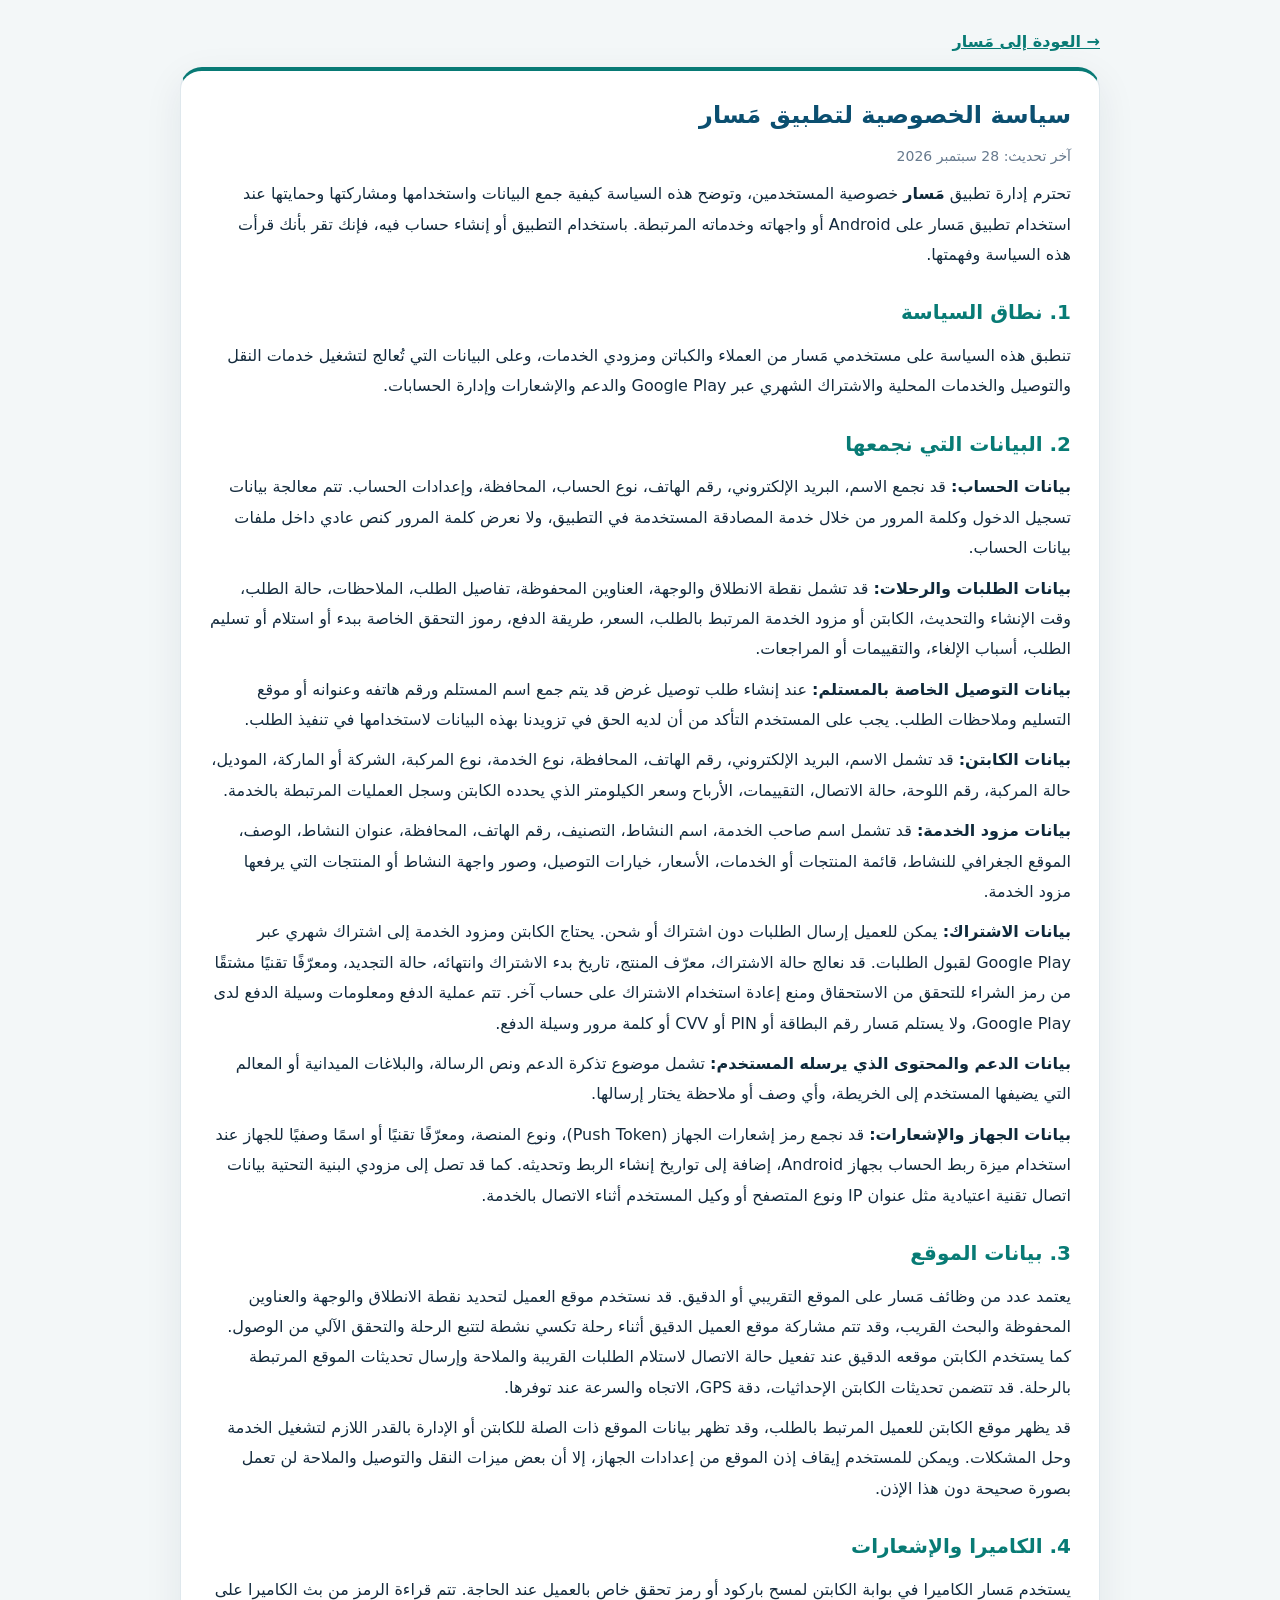
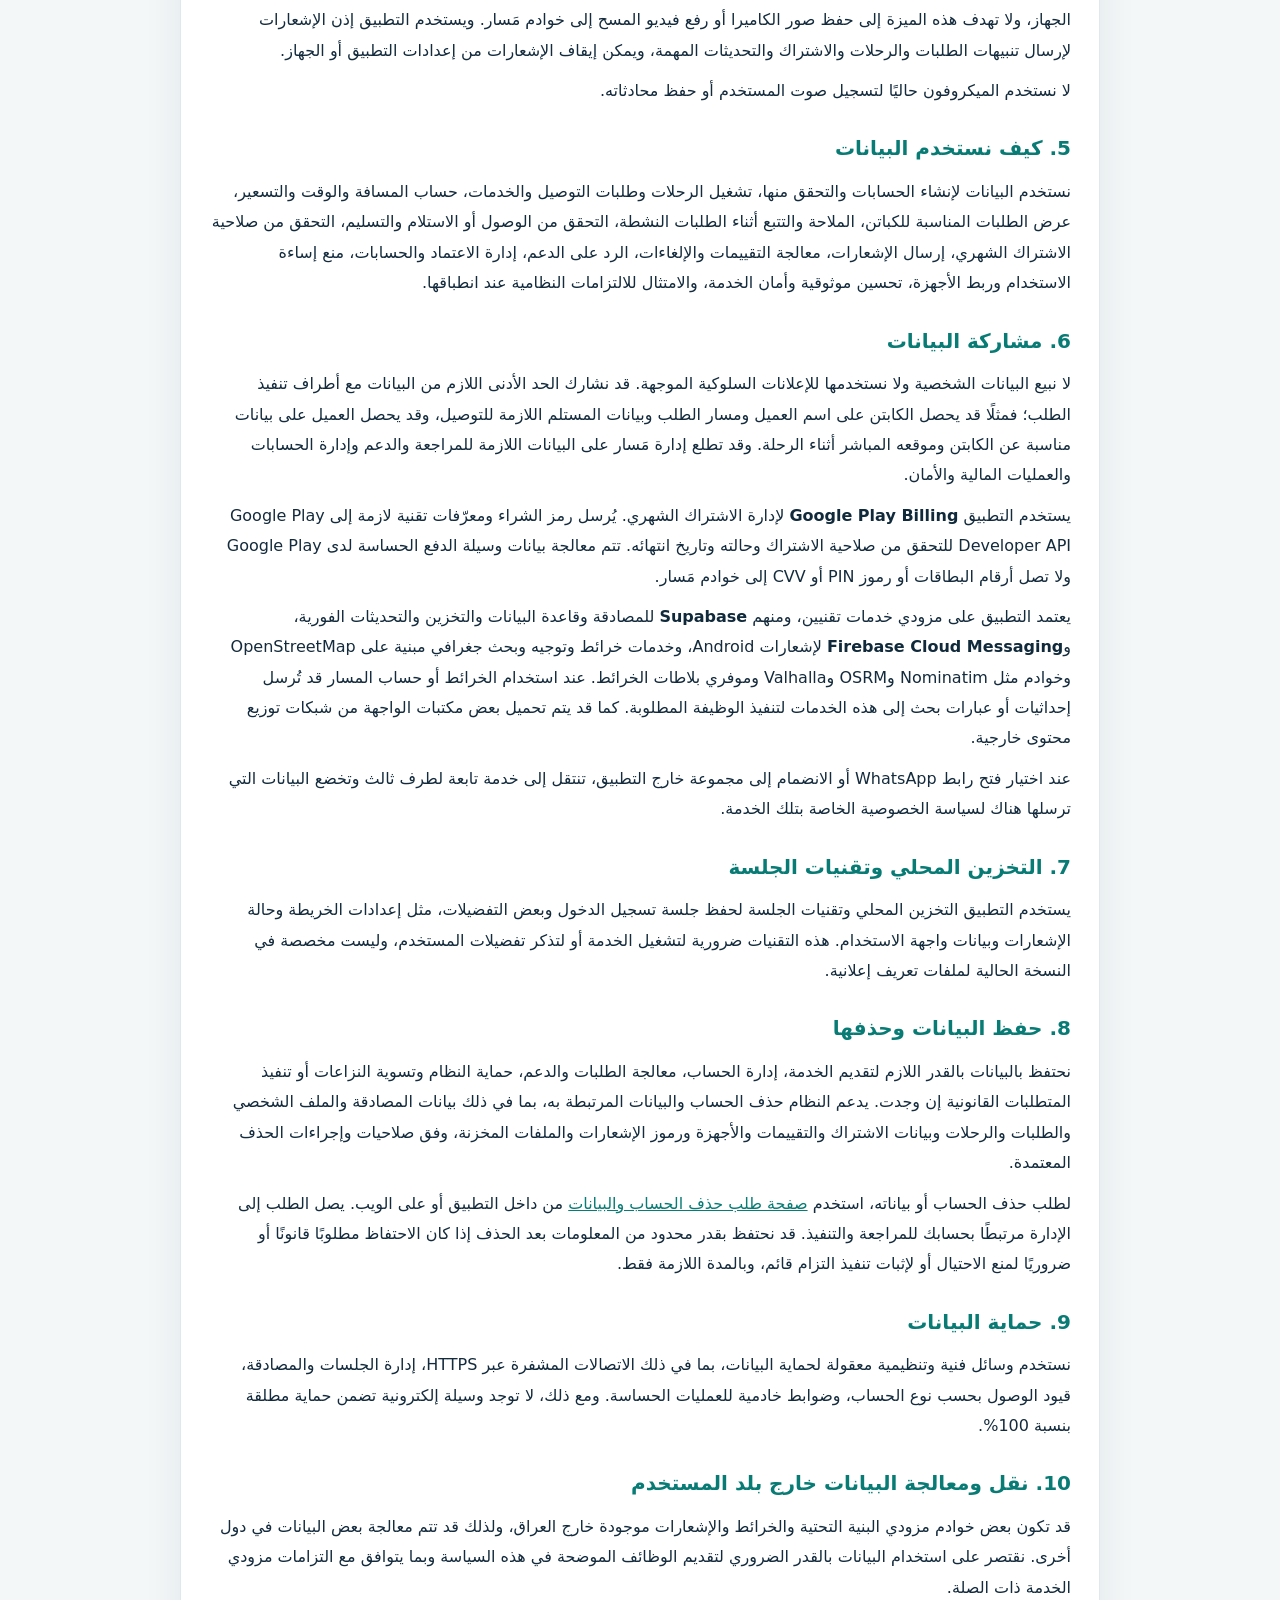
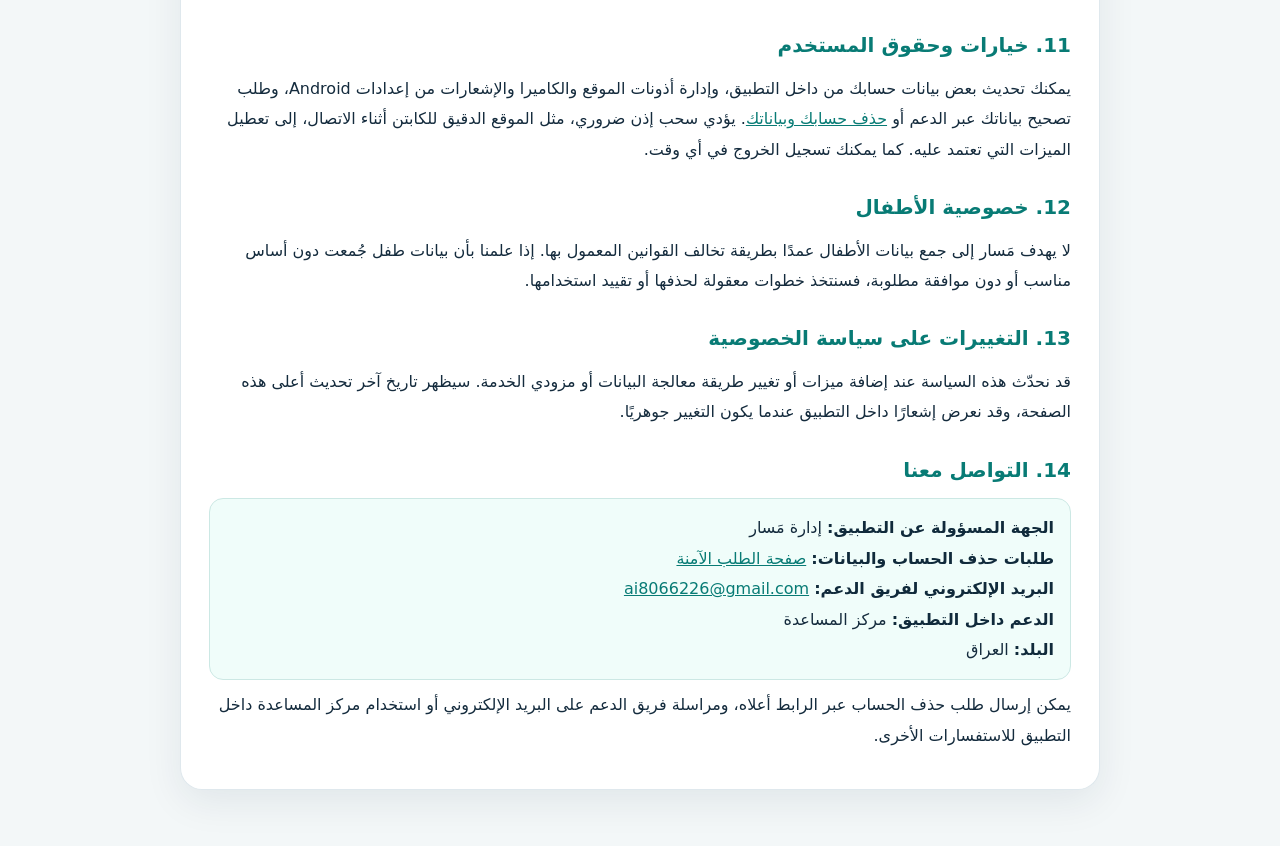
<file: privacy.html>
<!doctype html>
<html lang="ar" dir="rtl">
<head>
<meta charset="utf-8">
<meta name="viewport" content="width=device-width,initial-scale=1">
<title>سياسة الخصوصية - مَسار</title>
<style>
:root{font-family:Tahoma,Arial,sans-serif;color:#173248;background:#f6f9fb}body{margin:0}main{max-width:900px;margin:auto;padding:32px 18px 56px}.card{background:#fff;border:1px solid #dfe8ed;border-radius:22px;padding:28px;box-shadow:0 12px 38px rgba(15,42,60,.08)}h1{margin:0 0 8px;color:#0b4f70}h2{margin-top:30px;color:#087b75;font-size:20px}p{line-height:1.9;margin:10px 0}.meta{color:#66798d;font-size:14px}.note{padding:14px 16px;border-radius:14px;background:#f0fdfa;border:1px solid #cce8e4}a{color:#087b75}strong{color:#102a3b}@media(max-width:600px){.card{padding:20px;border-radius:16px}main{padding:16px 10px 36px}}
</style>
  <link rel="stylesheet" href="./amrni-design.css?v=118">
</head>
<body class="legal-page"><main><a id="privacyReturn" href="./index.html" style="display:inline-block;margin:0 0 16px;font-weight:700">→ العودة إلى مَسار</a><article class="card">
<h1>سياسة الخصوصية لتطبيق مَسار</h1>
<p class="meta">آخر تحديث: 28 سبتمبر 2026</p>
<p>تحترم إدارة تطبيق <strong>مَسار</strong> خصوصية المستخدمين، وتوضح هذه السياسة كيفية جمع البيانات واستخدامها ومشاركتها وحمايتها عند استخدام تطبيق مَسار على Android أو واجهاته وخدماته المرتبطة. باستخدام التطبيق أو إنشاء حساب فيه، فإنك تقر بأنك قرأت هذه السياسة وفهمتها.</p>

<h2>1. نطاق السياسة</h2>
<p>تنطبق هذه السياسة على مستخدمي مَسار من العملاء والكباتن ومزودي الخدمات، وعلى البيانات التي تُعالج لتشغيل خدمات النقل والتوصيل والخدمات المحلية والاشتراك الشهري عبر Google Play والدعم والإشعارات وإدارة الحسابات.</p>

<h2>2. البيانات التي نجمعها</h2>
<p><strong>بيانات الحساب:</strong> قد نجمع الاسم، البريد الإلكتروني، رقم الهاتف، نوع الحساب، المحافظة، وإعدادات الحساب. تتم معالجة بيانات تسجيل الدخول وكلمة المرور من خلال خدمة المصادقة المستخدمة في التطبيق، ولا نعرض كلمة المرور كنص عادي داخل ملفات بيانات الحساب.</p>
<p><strong>بيانات الطلبات والرحلات:</strong> قد تشمل نقطة الانطلاق والوجهة، العناوين المحفوظة، تفاصيل الطلب، الملاحظات، حالة الطلب، وقت الإنشاء والتحديث، الكابتن أو مزود الخدمة المرتبط بالطلب، السعر، طريقة الدفع، رموز التحقق الخاصة ببدء أو استلام أو تسليم الطلب، أسباب الإلغاء، والتقييمات أو المراجعات.</p>
<p><strong>بيانات التوصيل الخاصة بالمستلم:</strong> عند إنشاء طلب توصيل غرض قد يتم جمع اسم المستلم ورقم هاتفه وعنوانه أو موقع التسليم وملاحظات الطلب. يجب على المستخدم التأكد من أن لديه الحق في تزويدنا بهذه البيانات لاستخدامها في تنفيذ الطلب.</p>
<p><strong>بيانات الكابتن:</strong> قد تشمل الاسم، البريد الإلكتروني، رقم الهاتف، المحافظة، نوع الخدمة، نوع المركبة، الشركة أو الماركة، الموديل، حالة المركبة، رقم اللوحة، حالة الاتصال، التقييمات، الأرباح وسعر الكيلومتر الذي يحدده الكابتن وسجل العمليات المرتبطة بالخدمة.</p>
<p><strong>بيانات مزود الخدمة:</strong> قد تشمل اسم صاحب الخدمة، اسم النشاط، التصنيف، رقم الهاتف، المحافظة، عنوان النشاط، الوصف، الموقع الجغرافي للنشاط، قائمة المنتجات أو الخدمات، الأسعار، خيارات التوصيل، وصور واجهة النشاط أو المنتجات التي يرفعها مزود الخدمة.</p>
<p><strong>بيانات الاشتراك:</strong> يمكن للعميل إرسال الطلبات دون اشتراك أو شحن. يحتاج الكابتن ومزود الخدمة إلى اشتراك شهري عبر Google Play لقبول الطلبات. قد نعالج حالة الاشتراك، معرّف المنتج، تاريخ بدء الاشتراك وانتهائه، حالة التجديد، ومعرّفًا تقنيًا مشتقًا من رمز الشراء للتحقق من الاستحقاق ومنع إعادة استخدام الاشتراك على حساب آخر. تتم عملية الدفع ومعلومات وسيلة الدفع لدى Google Play، ولا يستلم مَسار رقم البطاقة أو PIN أو CVV أو كلمة مرور وسيلة الدفع.</p>
<p><strong>بيانات الدعم والمحتوى الذي يرسله المستخدم:</strong> تشمل موضوع تذكرة الدعم ونص الرسالة، والبلاغات الميدانية أو المعالم التي يضيفها المستخدم إلى الخريطة، وأي وصف أو ملاحظة يختار إرسالها.</p>
<p><strong>بيانات الجهاز والإشعارات:</strong> قد نجمع رمز إشعارات الجهاز (Push Token)، ونوع المنصة، ومعرّفًا تقنيًا أو اسمًا وصفيًا للجهاز عند استخدام ميزة ربط الحساب بجهاز Android، إضافة إلى تواريخ إنشاء الربط وتحديثه. كما قد تصل إلى مزودي البنية التحتية بيانات اتصال تقنية اعتيادية مثل عنوان IP ونوع المتصفح أو وكيل المستخدم أثناء الاتصال بالخدمة.</p>

<h2>3. بيانات الموقع</h2>
<p>يعتمد عدد من وظائف مَسار على الموقع التقريبي أو الدقيق. قد نستخدم موقع العميل لتحديد نقطة الانطلاق والوجهة والعناوين المحفوظة والبحث القريب، وقد تتم مشاركة موقع العميل الدقيق أثناء رحلة تكسي نشطة لتتبع الرحلة والتحقق الآلي من الوصول. كما يستخدم الكابتن موقعه الدقيق عند تفعيل حالة الاتصال لاستلام الطلبات القريبة والملاحة وإرسال تحديثات الموقع المرتبطة بالرحلة. قد تتضمن تحديثات الكابتن الإحداثيات، دقة GPS، الاتجاه والسرعة عند توفرها.</p>
<p>قد يظهر موقع الكابتن للعميل المرتبط بالطلب، وقد تظهر بيانات الموقع ذات الصلة للكابتن أو الإدارة بالقدر اللازم لتشغيل الخدمة وحل المشكلات. ويمكن للمستخدم إيقاف إذن الموقع من إعدادات الجهاز، إلا أن بعض ميزات النقل والتوصيل والملاحة لن تعمل بصورة صحيحة دون هذا الإذن.</p>

<h2>4. الكاميرا والإشعارات</h2>
<p>يستخدم مَسار الكاميرا في بوابة الكابتن لمسح باركود أو رمز تحقق خاص بالعميل عند الحاجة. تتم قراءة الرمز من بث الكاميرا على الجهاز، ولا تهدف هذه الميزة إلى حفظ صور الكاميرا أو رفع فيديو المسح إلى خوادم مَسار. ويستخدم التطبيق إذن الإشعارات لإرسال تنبيهات الطلبات والرحلات والاشتراك والتحديثات المهمة، ويمكن إيقاف الإشعارات من إعدادات التطبيق أو الجهاز.</p>
<p>لا نستخدم الميكروفون حاليًا لتسجيل صوت المستخدم أو حفظ محادثاته.</p>

<h2>5. كيف نستخدم البيانات</h2>
<p>نستخدم البيانات لإنشاء الحسابات والتحقق منها، تشغيل الرحلات وطلبات التوصيل والخدمات، حساب المسافة والوقت والتسعير، عرض الطلبات المناسبة للكباتن، الملاحة والتتبع أثناء الطلبات النشطة، التحقق من الوصول أو الاستلام والتسليم، التحقق من صلاحية الاشتراك الشهري، إرسال الإشعارات، معالجة التقييمات والإلغاءات، الرد على الدعم، إدارة الاعتماد والحسابات، منع إساءة الاستخدام وربط الأجهزة، تحسين موثوقية وأمان الخدمة، والامتثال للالتزامات النظامية عند انطباقها.</p>

<h2>6. مشاركة البيانات</h2>
<p>لا نبيع البيانات الشخصية ولا نستخدمها للإعلانات السلوكية الموجهة. قد نشارك الحد الأدنى اللازم من البيانات مع أطراف تنفيذ الطلب؛ فمثلًا قد يحصل الكابتن على اسم العميل ومسار الطلب وبيانات المستلم اللازمة للتوصيل، وقد يحصل العميل على بيانات مناسبة عن الكابتن وموقعه المباشر أثناء الرحلة. وقد تطلع إدارة مَسار على البيانات اللازمة للمراجعة والدعم وإدارة الحسابات والعمليات المالية والأمان.</p>
<p>يستخدم التطبيق <strong>Google Play Billing</strong> لإدارة الاشتراك الشهري. يُرسل رمز الشراء ومعرّفات تقنية لازمة إلى Google Play Developer API للتحقق من صلاحية الاشتراك وحالته وتاريخ انتهائه. تتم معالجة بيانات وسيلة الدفع الحساسة لدى Google Play ولا تصل أرقام البطاقات أو رموز PIN أو CVV إلى خوادم مَسار.</p>
<p>يعتمد التطبيق على مزودي خدمات تقنيين، ومنهم <strong>Supabase</strong> للمصادقة وقاعدة البيانات والتخزين والتحديثات الفورية، و<strong>Firebase Cloud Messaging</strong> لإشعارات Android، وخدمات خرائط وتوجيه وبحث جغرافي مبنية على OpenStreetMap وخوادم مثل Nominatim وOSRM وValhalla وموفري بلاطات الخرائط. عند استخدام الخرائط أو حساب المسار قد تُرسل إحداثيات أو عبارات بحث إلى هذه الخدمات لتنفيذ الوظيفة المطلوبة. كما قد يتم تحميل بعض مكتبات الواجهة من شبكات توزيع محتوى خارجية.</p>
<p>عند اختيار فتح رابط WhatsApp أو الانضمام إلى مجموعة خارج التطبيق، تنتقل إلى خدمة تابعة لطرف ثالث وتخضع البيانات التي ترسلها هناك لسياسة الخصوصية الخاصة بتلك الخدمة.</p>

<h2>7. التخزين المحلي وتقنيات الجلسة</h2>
<p>يستخدم التطبيق التخزين المحلي وتقنيات الجلسة لحفظ جلسة تسجيل الدخول وبعض التفضيلات، مثل إعدادات الخريطة وحالة الإشعارات وبيانات واجهة الاستخدام. هذه التقنيات ضرورية لتشغيل الخدمة أو لتذكر تفضيلات المستخدم، وليست مخصصة في النسخة الحالية لملفات تعريف إعلانية.</p>

<h2>8. حفظ البيانات وحذفها</h2>
<p>نحتفظ بالبيانات بالقدر اللازم لتقديم الخدمة، إدارة الحساب، معالجة الطلبات والدعم، حماية النظام وتسوية النزاعات أو تنفيذ المتطلبات القانونية إن وجدت. يدعم النظام حذف الحساب والبيانات المرتبطة به، بما في ذلك بيانات المصادقة والملف الشخصي والطلبات والرحلات وبيانات الاشتراك والتقييمات والأجهزة ورموز الإشعارات والملفات المخزنة، وفق صلاحيات وإجراءات الحذف المعتمدة.</p>
<p>لطلب حذف الحساب أو بياناته، استخدم <a href="./delete-account.html">صفحة طلب حذف الحساب والبيانات</a> من داخل التطبيق أو على الويب. يصل الطلب إلى الإدارة مرتبطًا بحسابك للمراجعة والتنفيذ. قد نحتفظ بقدر محدود من المعلومات بعد الحذف إذا كان الاحتفاظ مطلوبًا قانونًا أو ضروريًا لمنع الاحتيال أو لإثبات تنفيذ التزام قائم، وبالمدة اللازمة فقط.</p>

<h2>9. حماية البيانات</h2>
<p>نستخدم وسائل فنية وتنظيمية معقولة لحماية البيانات، بما في ذلك الاتصالات المشفرة عبر HTTPS، إدارة الجلسات والمصادقة، قيود الوصول بحسب نوع الحساب، وضوابط خادمية للعمليات الحساسة. ومع ذلك، لا توجد وسيلة إلكترونية تضمن حماية مطلقة بنسبة 100%.</p>

<h2>10. نقل ومعالجة البيانات خارج بلد المستخدم</h2>
<p>قد تكون بعض خوادم مزودي البنية التحتية والخرائط والإشعارات موجودة خارج العراق، ولذلك قد تتم معالجة بعض البيانات في دول أخرى. نقتصر على استخدام البيانات بالقدر الضروري لتقديم الوظائف الموضحة في هذه السياسة وبما يتوافق مع التزامات مزودي الخدمة ذات الصلة.</p>

<h2>11. خيارات وحقوق المستخدم</h2>
<p>يمكنك تحديث بعض بيانات حسابك من داخل التطبيق، وإدارة أذونات الموقع والكاميرا والإشعارات من إعدادات Android، وطلب تصحيح بياناتك عبر الدعم أو <a href="./delete-account.html">حذف حسابك وبياناتك</a>. يؤدي سحب إذن ضروري، مثل الموقع الدقيق للكابتن أثناء الاتصال، إلى تعطيل الميزات التي تعتمد عليه. كما يمكنك تسجيل الخروج في أي وقت.</p>

<h2>12. خصوصية الأطفال</h2>
<p>لا يهدف مَسار إلى جمع بيانات الأطفال عمدًا بطريقة تخالف القوانين المعمول بها. إذا علمنا بأن بيانات طفل جُمعت دون أساس مناسب أو دون موافقة مطلوبة، فسنتخذ خطوات معقولة لحذفها أو تقييد استخدامها.</p>

<h2>13. التغييرات على سياسة الخصوصية</h2>
<p>قد نحدّث هذه السياسة عند إضافة ميزات أو تغيير طريقة معالجة البيانات أو مزودي الخدمة. سيظهر تاريخ آخر تحديث أعلى هذه الصفحة، وقد نعرض إشعارًا داخل التطبيق عندما يكون التغيير جوهريًا.</p>

<h2>14. التواصل معنا</h2>
<p class="note"><strong>الجهة المسؤولة عن التطبيق:</strong> إدارة مَسار<br><strong>طلبات حذف الحساب والبيانات:</strong> <a href="./delete-account.html">صفحة الطلب الآمنة</a><br><strong>البريد الإلكتروني لفريق الدعم:</strong> <a href="mailto:ai8066226@gmail.com">ai8066226@gmail.com</a><br><strong>الدعم داخل التطبيق:</strong> مركز المساعدة<br><strong>البلد:</strong> العراق</p>
<p>يمكن إرسال طلب حذف الحساب عبر الرابط أعلاه، ومراسلة فريق الدعم على البريد الإلكتروني أو استخدام مركز المساعدة داخل التطبيق للاستفسارات الأخرى.</p>
</article></main><script>const page=new URLSearchParams(location.search).get("return");if(page==="driver.html"||page==="services.html")document.getElementById("privacyReturn").href="./"+page;</script></body></html>
</file>
<file: amrni-design.css>
/* مَسار — واجهة موحدة للعميل والكابتن والشريك والإدارة. */
:root {
  --amrni-ink: #142b3d;
  --amrni-navy: #103c56;
  --amrni-teal: #087a75;
  --amrni-gold: #d9aa52;
  --amrni-muted: #526779;
  --amrni-line: #dce7eb;
  --amrni-surface: #ffffff;
  --amrni-canvas: #f3f7f8;
  --amrni-shadow: 0 12px 34px rgba(16, 48, 65, .07);
  color-scheme: light;
}

html { text-size-adjust: 100%; }
body {
  color: var(--amrni-ink);
  background-color: var(--amrni-canvas);
  font-family: system-ui, "Noto Sans Arabic", Tahoma, Arial, sans-serif;
  -webkit-font-smoothing: antialiased;
}
button, input, select, textarea { font: inherit; }
button, a, input, select, textarea { -webkit-tap-highlight-color: transparent; }
button:disabled, [aria-disabled="true"] { cursor: not-allowed; }
:where(button, a, input, select, textarea, [role="button"]):focus-visible {
  outline: 3px solid #d9aa52 !important;
  outline-offset: 3px;
}
:where(input, select, textarea)::placeholder { color: #697e8c; opacity: 1; }
:where(.muted, .card small, .stat small, .metric small) { line-height: 1.6; }
:where(.card, .stat, .metric, .order-card, .admin-module-card) {
  border-color: var(--amrni-line);
  box-shadow: var(--amrni-shadow);
}
:where(.card, .stat, .metric, .order-card) { overflow-wrap: anywhere; }
:where(.hero, .welcome, .auth-intro) {
  background: linear-gradient(120deg, #103c56 0%, #0b6070 63%, #087a75 100%);
  box-shadow: 0 20px 46px rgba(10, 58, 75, .16);
}
:where(.hero, .welcome, .auth-intro)::before {
  content: "";
  position: absolute;
  inset: 0 0 auto;
  height: 3px;
  background: linear-gradient(90deg, transparent, var(--amrni-gold), transparent);
  pointer-events: none;
}
:where(.hero, .welcome, .auth-intro) { position: relative; }
:where(.hero, .welcome, .auth-intro) h1 { line-height: 1.32; letter-spacing: 0; }
:where(.topbar) { border-bottom-color: var(--amrni-line); box-shadow: 0 3px 18px rgba(15, 48, 66, .045); }
:where(.topbar .logo, .topbar .brand-mark, .sidebar .brand-logo) {
  background: linear-gradient(145deg, #0b5d70, #087a75);
  box-shadow: 0 8px 18px rgba(8, 87, 100, .20);
}
:where(.primary, .primary-button, .button.primary) {
  min-height: 44px;
  background: linear-gradient(125deg, #0c5c71, #087a75);
  box-shadow: 0 6px 15px rgba(8, 103, 112, .15);
}
:where(.secondary, .secondary-button, .button.secondary) { min-height: 42px; }
:where(input:not([type="checkbox"]):not([type="radio"]), select, textarea) {
  min-width: 0;
  min-height: 44px;
  border-color: #cddde3;
  background-color: #fff;
}
:where(input:not([type="checkbox"]):not([type="radio"]), select, textarea):focus {
  border-color: var(--amrni-teal);
  box-shadow: 0 0 0 4px rgba(8, 122, 117, .13);
}
:where(.role-badge, .badge, .status-chip, .status, .demo-badge) { letter-spacing: 0; }
@media (prefers-reduced-motion: reduce) {
  *, *::before, *::after { scroll-behavior: auto !important; animation-duration: .01ms !important; transition-duration: .01ms !important; }
}

/* العميل: معلومات واضحة فوق الخريطة، وقائمة واحدة متسقة. */
.customer-page .sidebar { background: linear-gradient(180deg, #103c56, #092f46); }
.customer-page .sidebar .brand { margin-bottom: 32px; }
.customer-page .sidebar .brand small { color: #d4e7e8; }
.customer-page .nav-button { min-height: 48px; color: #d9e9ec; }
.customer-page .nav-button:hover, .customer-page .nav-button.active { background: rgba(255, 255, 255, .13); }
.customer-page .nav-button.active { box-shadow: inset -3px 0 var(--amrni-gold); }
.customer-page .support-card { border-color: rgba(255, 255, 255, .17); background: rgba(255, 255, 255, .09); }
.customer-page .support-card p { color: #e3eff0; }
.customer-page .welcome { min-height: 138px; }
.customer-page .service-button.active { border-color: #0d6173; background: linear-gradient(130deg, #103c56, #0d6173); }
.customer-page .vehicle-button.active { border-color: #087a75; background: #ecf8f6; }
.customer-page .icon-button, .customer-page .avatar { border-radius: 13px; }
.customer-page .mobile-navigation { background: rgba(10, 46, 65, .97); }
.customer-page .mobile-navigation button.active { background: #087a75; }
.customer-page .page-heading p { color: var(--amrni-muted); }
.customer-page .service-tabs, .customer-page .vehicle-list { scrollbar-width: thin; }
.customer-page #authModal .role-entry-card p,
.customer-page #authModal .auth-brand-copy p,
.customer-page #authModal .auth-form-heading p,
.customer-page #authModal .auth-note,
.customer-page #authModal .role-entry-heading p { font-size: max(12px, .75rem); line-height: 1.65; }
.customer-page #authModal #authForm label { font-size: 13px; }
.customer-page #authModal .role-entry-actions button { font-size: 12px; }

/* لوحة الإدارة والكابتن: إيقاع ثابت للأقسام والقراءة. */
.admin-page .shell, .driver-page .shell { width: min(1320px, calc(100% - 36px)); }
.admin-page .admin-stats .stat, .driver-page .stats .stat { border-top: 3px solid #0c807b; }
.admin-page .admin-module-card { min-height: 96px; transition: border-color .18s ease, box-shadow .18s ease, transform .18s ease; }
.admin-page .admin-module-card:hover { border-color: #7abbb5; transform: translateY(-2px); }
.admin-page .admin-panel { scroll-margin-top: 90px; }
.admin-page .admin-panel > .card-heading { min-height: 64px; }
.admin-page .admin-panel > .card-heading h2 { line-height: 1.4; }
.admin-page .auth-wrap .auth-card, .driver-page .auth-wrap .auth-card { border-top: 4px solid #087a75; }
.admin-page .auth-wrap h1, .driver-page .auth-wrap h1 { line-height: 1.35; }
.admin-page .admin-settings-grid, .admin-page .finance-account-row { min-width: 0; }
.driver-page .order-card, .driver-page .card { scroll-margin-top: 88px; }

/* الشركاء: هوية مشتركة مع واجهة الحجز. */
.partner-page .topbar { background: rgba(255, 255, 255, .96); }
.partner-page .auth-intro { isolation: isolate; }
.partner-page .feature { border-color: rgba(255, 255, 255, .20); }
.partner-page .metric { border-top: 3px solid #0c807b; }
.partner-page .service-quick-nav a { min-height: 44px; }
.partner-page .summary > div { background: #f6fafb; }
.partner-page .loading-card { border-top: 4px solid #087a75; }

.legal-page main { max-width: 920px; }
.legal-page .card { border-top: 4px solid #087a75; }
.legal-page h1 { line-height: 1.4; }

@media (max-width: 950px) {
  .admin-page .shell, .driver-page .shell { width: min(100% - 24px, 1320px); }
  .admin-page .topbar, .driver-page .topbar { padding-inline: 14px; }
  .admin-page .hero, .driver-page .hero, .partner-page .hero { gap: 16px; }
}
@media (max-width: 620px) {
  body { font-size: 14px; }
  .customer-page .welcome { min-height: 105px; }
  .customer-page .welcome h1 { font-size: clamp(20px, 5vw, 28px); }
  .customer-page .mobile-navigation { bottom: max(8px, env(safe-area-inset-bottom)); }
  .customer-page .mobile-navigation button { min-height: 52px; }
  .admin-page .hero, .driver-page .hero, .partner-page .hero { border-radius: 20px; }
  .admin-page .card, .driver-page .card, .partner-page .card { border-radius: 18px; }
  .partner-page .topbar-inner { min-height: 64px; }
}
@media print {
  :where(.card, .stat, .metric, .order-card) { box-shadow: none; }
  :where(.hero, .welcome) { color: #142b3d; background: white; box-shadow: none; }
}
</file>
